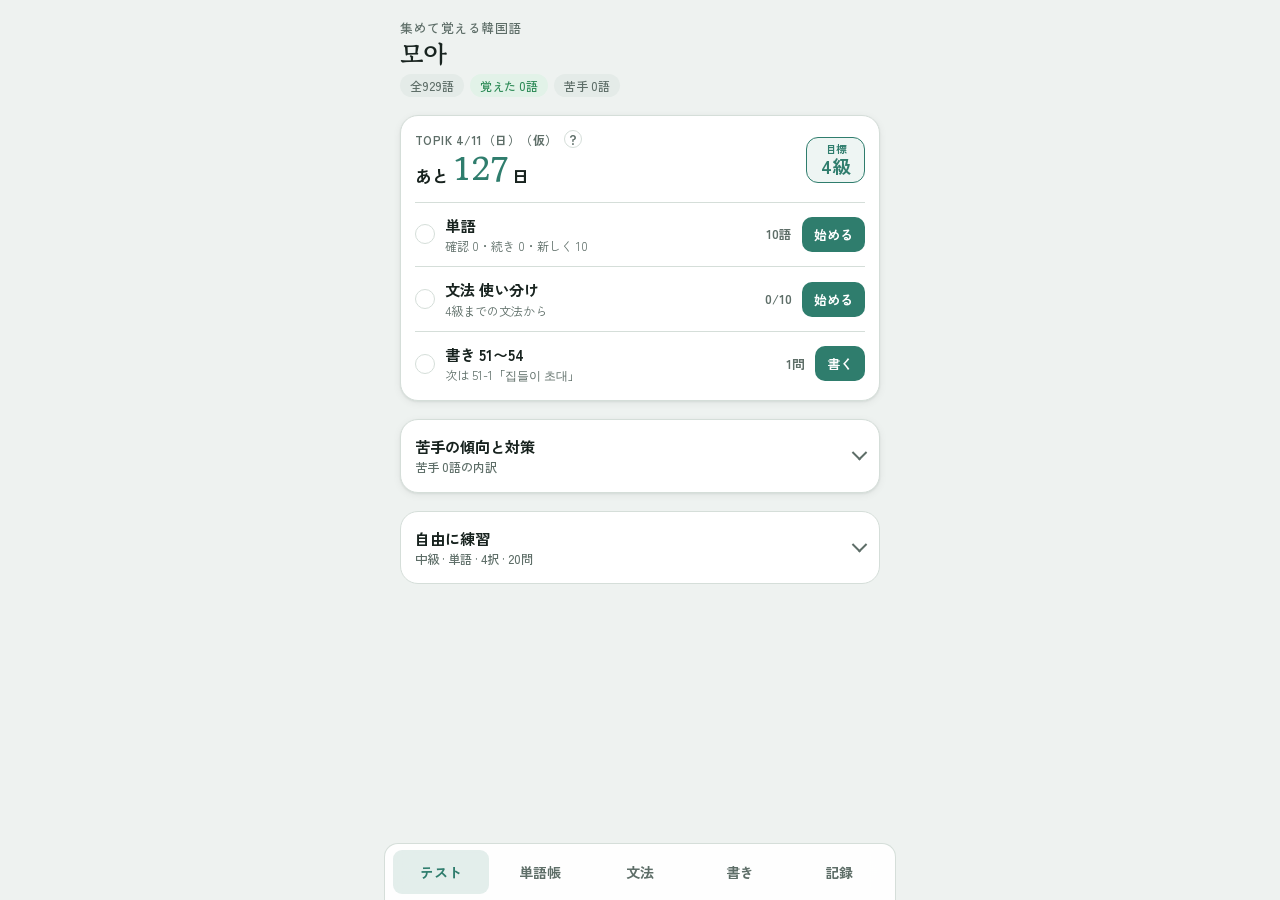
<file: index.html>
<!doctype html>
<html lang="ja">
<head>
<meta charset="utf-8">
<meta name="viewport" content="width=device-width,initial-scale=1,viewport-fit=cover">
<title>모아</title>
<meta name="robots" content="noindex, nofollow">
<meta name="description" content="TOPIKの単語・文法・書きを練習する自分用アプリ">
<meta name="theme-color" content="#EEF2F0" media="(prefers-color-scheme: light)">
<meta name="theme-color" content="#111816" media="(prefers-color-scheme: dark)">
<link rel="manifest" href="manifest.webmanifest">
<link rel="icon" type="image/png" sizes="32x32" href="icons/favicon-32.png">
<link rel="icon" type="image/png" sizes="192x192" href="icons/icon-192.png">
<link rel="apple-touch-icon" href="icons/apple-touch-icon.png">
<meta name="apple-mobile-web-app-capable" content="yes">
<meta name="mobile-web-app-capable" content="yes">
<meta name="apple-mobile-web-app-title" content="모아">
<meta name="apple-mobile-web-app-status-bar-style" content="default">
<link rel="preconnect" href="https://fonts.googleapis.com">
<link rel="preconnect" href="https://fonts.gstatic.com" crossorigin>
<link rel="stylesheet" href="https://fonts.googleapis.com/css2?family=Gowun+Batang:wght@400;700&family=Zen+Kaku+Gothic+New:wght@400;500;700&display=swap">
<style>:root{color-scheme:light;box-sizing:border-box;padding-top:env(safe-area-inset-top,0px);padding-bottom:env(safe-area-inset-bottom,0px)}html{scroll-padding-top:env(safe-area-inset-top,0px)}body{margin:0;padding:0;font:14px -apple-system,BlinkMacSystemFont,sans-serif;background:#fff;color:#000}img{max-width:100%}[hidden]:not([hidden=until-found i]){display:none!important}</style>
<link rel="stylesheet" href="css/style.css">
</head>
<body>

<div class="wrap" id="app"></div>

<script src="data/words.js"></script>
<script src="data/grammar.js"></script>
<script src="data/writing.js"></script>
<script src="js/tips.js"></script>
<script src="js/state.js"></script>
<script src="js/common.js"></script>
<script src="js/quiz.js"></script>
<script src="js/write51.js"></script>
<script src="js/gram.js"></script>
<script src="js/menu.js"></script>
<script src="js/write53-54.js"></script>
<script src="js/book.js"></script>
<script src="js/log.js"></script>
<script src="js/backup.js"></script>
<script src="js/main.js"></script>
</body>
</html>
</file>
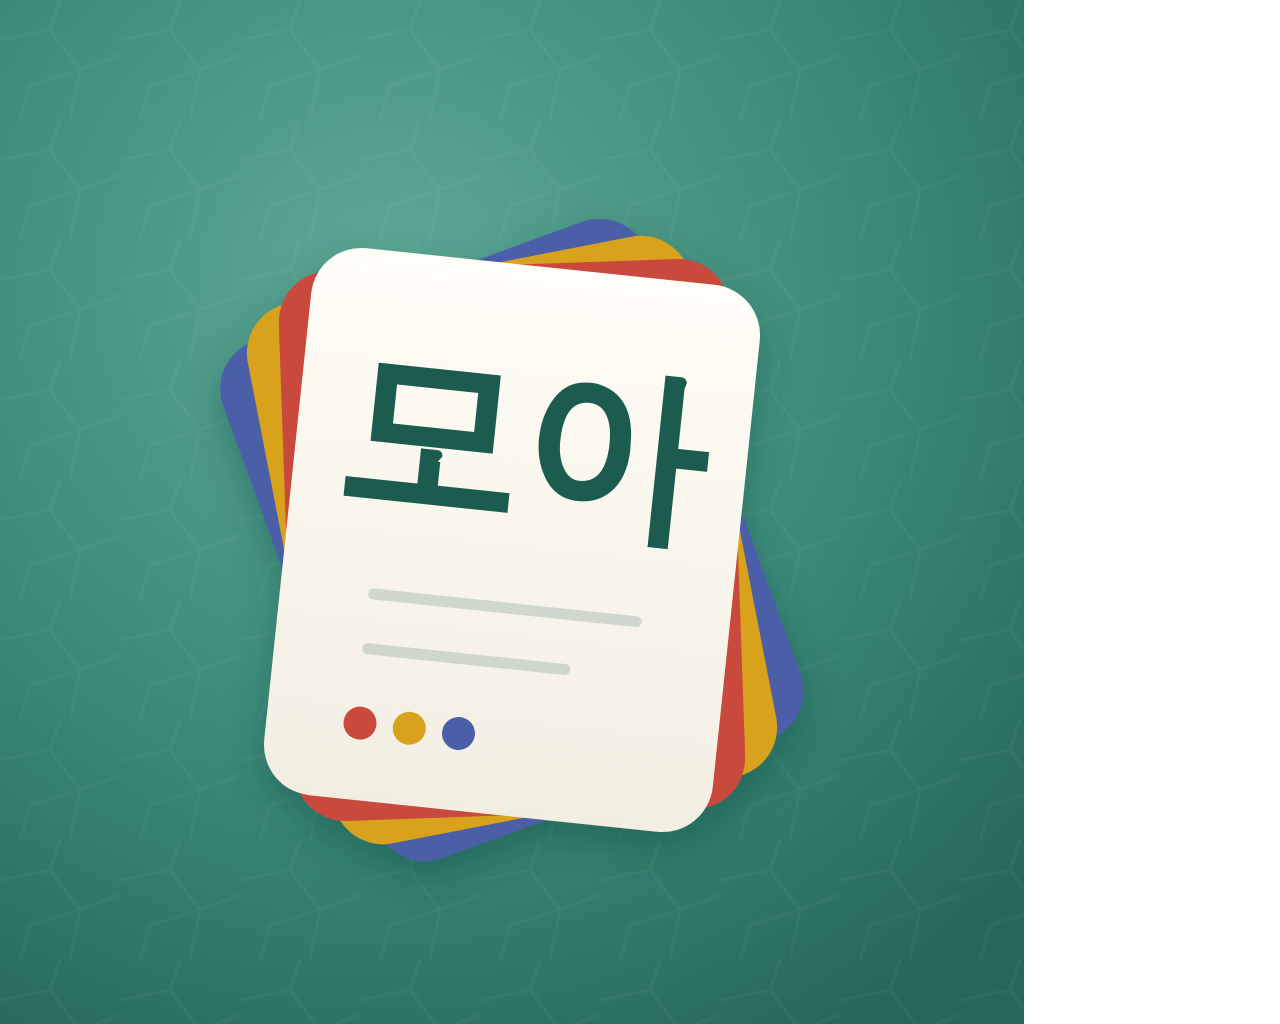
<file: icons/icon-source.html>
<!doctype html><html><head><meta charset="utf-8"><style>
html,body{margin:0;background:transparent}
svg{display:block}
</style></head><body>
<svg id="ic" width="1024" height="1024" viewBox="0 0 1024 1024" xmlns="http://www.w3.org/2000/svg">
  <defs>
    <radialGradient id="bg" cx="38%" cy="28%" r="85%">
      <stop offset="0" stop-color="#5FA898"/>
      <stop offset=".55" stop-color="#3B8A79"/>
      <stop offset="1" stop-color="#25685A"/>
    </radialGradient>
    <linearGradient id="paper" x1="0" y1="0" x2="0" y2="1">
      <stop offset="0" stop-color="#FFFDF7"/>
      <stop offset="1" stop-color="#F3EEE2"/>
    </linearGradient>
    <filter id="sh" x="-20%" y="-20%" width="140%" height="150%">
      <feDropShadow dx="0" dy="14" stdDeviation="18" flood-color="#0E3A31" flood-opacity=".35"/>
    </filter>
    <pattern id="crackle" width="120" height="120" patternUnits="userSpaceOnUse">
      <path d="M0 40 L50 30 L80 70 L120 55 M50 30 L60 0 M80 70 L70 120 M20 120 L30 85 L80 70" fill="none" stroke="#ffffff" stroke-opacity=".035" stroke-width="3"/>
    </pattern>
  </defs>
  <rect width="1024" height="1024" fill="url(#bg)"/>
  <rect width="1024" height="1024" fill="url(#crackle)"/>
  <!-- fanned cards: A (vermilion), B (mustard), 追加 (indigo) -->
  <g transform="translate(512 540) scale(1.1)" filter="url(#sh)">
    <g transform="rotate(-20)"><rect x="-205" y="-250" width="410" height="500" rx="46" fill="#4B5FA8"/></g>
    <g transform="rotate(-11)"><rect x="-205" y="-250" width="410" height="500" rx="46" fill="#D9A21E"/></g>
    <g transform="rotate(-2)"><rect x="-205" y="-250" width="410" height="500" rx="46" fill="#C9483C"/></g>
    <g transform="rotate(6)">
      <rect x="-205" y="-250" width="410" height="500" rx="46" fill="url(#paper)"/>
      <text x="0" y="-30" text-anchor="middle" font-family="Noto Serif CJK KR" font-weight="700" font-size="168" fill="#1F5C4F" letter-spacing="0">모아</text>
      <line x1="-120" y1="62" x2="120" y2="62" stroke="#1F5C4F" stroke-opacity=".18" stroke-width="10" stroke-linecap="round"/>
      <line x1="-120" y1="112" x2="60" y2="112" stroke="#1F5C4F" stroke-opacity=".18" stroke-width="10" stroke-linecap="round"/>
      <circle cx="-120" cy="180" r="15" fill="#C9483C"/>
      <circle cx="-75" cy="180" r="15" fill="#D9A21E"/>
      <circle cx="-30" cy="180" r="15" fill="#4B5FA8"/>
    </g>
  </g>
</svg></body></html>
</file>
<file: css/style.css>
/* 모아 の見た目 */
/* Layout: one narrow column app with two tabs (テスト / 単語帳). Celadon (청자) accent; A=vermilion, B=mustard, 追加=indigo set markers */
:root{
  --bg:#EEF2F0; --surface:#FFFFFF; --sunk:#E4EBE8; --fg:#18231F; --muted:#5E6E68; --line:#D5DED9;
  --accent:#2F7D6D; --accent-ink:#FFFFFF; --a:#C2453A; --b:#B8860B; --c:#4B5FA8; --c2:#9B4F8A; --c3:#2F7FA6; --d:#5E8C31; --m:#7A4FB0; --l:#C8651B;
  --ok:#2E8B57; --ng:#C2453A; --ok-bg:#E2F2E8; --ng-bg:#F8E3E0; --tip-bg:#EAF3F0;
  --obj:#F6C9B8; --obj-line:#C2553A;
  --seg-on:#FFFFFF; --shadow:0 1px 2px rgb(24 35 31 / .08), 0 2px 8px rgb(24 35 31 / .06);
  --ko:"Gowun Batang","Noto Serif KR","Apple SD Gothic Neo",serif;
  --jp:"Zen Kaku Gothic New","Hiragino Sans","Noto Sans JP",system-ui,sans-serif;
}
@media (prefers-color-scheme:dark){:root:not([data-theme="light"]){
  --bg:#111816; --surface:#1A2421; --sunk:#151E1B; --fg:#E6EEEA; --muted:#93A59E; --line:#2C3A36;
  --accent:#5FB8A5; --accent-ink:#0E1513; --a:#E8786C; --b:#E0B44A; --c:#97A8E8; --c2:#D79BCB; --c3:#8CC3E6; --d:#9CCB6B; --m:#B79BE8; --l:#EFA060;
  --ok:#6FCF97; --ng:#EF8A7E; --ok-bg:#1D3326; --ng-bg:#3A2220; --tip-bg:#1C2D29; --seg-on:#2B3A36; --shadow:0 1px 2px rgb(0 0 0 / .3); --obj:#5E3328; --obj-line:#F09A7E; color-scheme:dark}}
:root[data-theme="dark"]{
  --bg:#111816; --surface:#1A2421; --sunk:#151E1B; --fg:#E6EEEA; --muted:#93A59E; --line:#2C3A36;
  --accent:#5FB8A5; --accent-ink:#0E1513; --a:#E8786C; --b:#E0B44A; --c:#97A8E8; --c2:#D79BCB; --c3:#8CC3E6; --d:#9CCB6B; --m:#B79BE8; --l:#EFA060;
  --ok:#6FCF97; --ng:#EF8A7E; --ok-bg:#1D3326; --ng-bg:#3A2220; --tip-bg:#1C2D29; --seg-on:#2B3A36; --shadow:0 1px 2px rgb(0 0 0 / .3); --obj:#5E3328; --obj-line:#F09A7E; color-scheme:dark}
body{background:var(--bg);color:var(--fg);font-family:var(--jp);font-size:15px;line-height:1.6;padding-inline:16px}
.wrap{max-width:480px;margin:0 auto;padding-block:20px 24px;display:flex;flex-direction:column;gap:18px}
h1{font-family:var(--jp);font-weight:700;font-size:1.45rem;margin:0;text-wrap:balance;letter-spacing:.01em;line-height:1.3}
.hd{display:flex;flex-direction:column;gap:4px}
.hd-sub{margin:0;display:flex;gap:6px;flex-wrap:wrap}
.hd-sub span{font-size:.75rem;font-weight:500;color:var(--muted);background:var(--sunk);border-radius:99px;padding:2px 10px;font-variant-numeric:tabular-nums}
.hd-sub span.is-weak{color:var(--ng);background:var(--ng-bg)}
h1.ko{font-family:var(--ko);font-size:1.6rem}
h1 small{display:block;font-family:var(--jp);font-weight:500;font-size:.8rem;color:var(--muted);letter-spacing:.04em}
/* タブ：画面の下に固定（親指で届くように） */
:root{--tabh:60px}
.undo{display:block;margin:10px auto 0;font-size:.82rem;color:var(--muted)}
.tabs{display:grid;grid-template-columns:repeat(5,minmax(0,1fr));gap:4px;position:fixed;z-index:20;left:0;right:0;bottom:0;margin:0 auto;max-width:512px;box-sizing:border-box;padding:6px 8px calc(6px + env(safe-area-inset-bottom,0px));background:color-mix(in srgb,var(--surface) 92%,transparent);-webkit-backdrop-filter:blur(12px);backdrop-filter:blur(12px);border-top:1px solid var(--line)}
@media (min-width:513px){.tabs{border:1px solid var(--line);border-bottom:0;border-radius:14px 14px 0 0}}
body:has(.tabs) .wrap{padding-bottom:calc(var(--tabh) + 24px + env(safe-area-inset-bottom,0px))}
body:has(.tabs) .startbar{bottom:calc(var(--tabh) + env(safe-area-inset-bottom,0px));padding-bottom:14px}
.tabs button{font:inherit;font-weight:700;border:0;background:transparent;color:var(--muted);padding:9px;border-radius:9px;cursor:pointer}
.tabs button[aria-selected="true"]{background:color-mix(in srgb,var(--accent) 13%,transparent);color:var(--accent)}
.tabs button{white-space:nowrap;font-size:.88rem;padding:10px 2px;min-height:44px}
.label{font-size:.72rem;font-weight:700;letter-spacing:.08em;color:var(--muted);margin-bottom:7px}
.group{display:flex;flex-direction:column}
.seg button{font:inherit;cursor:pointer;color:var(--fg);transition:background-color .15s,color .15s,box-shadow .15s}
.seg button:disabled{opacity:.38;cursor:not-allowed}
/* 出題範囲：タイル */
.seg.tiles{display:grid;grid-template-columns:repeat(3,minmax(0,1fr));gap:8px}
.seg.tiles button{font-weight:700;padding:11px 8px 10px;border-radius:12px;border:1px solid var(--line);background:var(--surface);display:flex;flex-direction:column;align-items:center;gap:1px;line-height:1.3}
.seg.tiles button small{font-size:.72rem;font-weight:500;color:var(--muted);font-variant-numeric:tabular-nums}
.seg.tiles button[aria-pressed="true"]{background:var(--accent);border-color:var(--accent);color:var(--accent-ink);box-shadow:var(--shadow)}
.seg.tiles button[aria-pressed="true"] small{color:var(--accent-ink);opacity:.8}
.seg.tiles button[aria-pressed="true"] .dot{box-shadow:0 0 0 2px var(--accent-ink)}
/* 出題範囲：リスト */
.seg.srcs{display:flex;flex-direction:column;background:var(--surface);border:1px solid var(--line);border-radius:14px;overflow:hidden}
.srow{display:grid;grid-template-columns:auto minmax(0,1fr) auto auto;align-items:center;gap:10px;padding:12px 14px;border:0;background:transparent;text-align:left;font-weight:700;font-size:.98rem}
.srow+.srow{border-top:1px solid var(--line)}
.srow .dot{margin:0}
.srow .sn{overflow:hidden;text-overflow:ellipsis;white-space:nowrap;font-weight:500}
.srow[aria-pressed="true"] .sn{font-weight:700}
.srow .sc{font-size:.8rem;font-weight:500;color:var(--muted);font-variant-numeric:tabular-nums}
.srow .ck{width:20px;height:20px;border-radius:50%;border:1.5px solid var(--line);box-sizing:border-box}
.srow[aria-pressed="true"]{background:color-mix(in srgb,var(--accent) 9%,var(--surface))}
.srow[aria-pressed="true"] .ck{border:0;background:var(--accent);box-shadow:inset 0 0 0 5px color-mix(in srgb,var(--accent) 9%,var(--surface))}
.seg.quick{margin-top:8px}
.seg.quick button small{font-weight:500;font-size:.72rem;opacity:.75;margin-left:5px;font-variant-numeric:tabular-nums}
.srow{grid-template-columns:auto minmax(0,1fr) auto auto;row-gap:6px}
.srow .sbar{grid-column:2 / 4;height:3px;border-radius:99px;background:var(--sunk);overflow:hidden}
.srow .sbar i{display:block;height:100%;background:var(--ok)}
.srow .lvt{font-size:.66rem;font-weight:700;margin-left:6px;padding:0 6px;border-radius:5px;color:var(--m);border:1px solid var(--m);vertical-align:1px}
.srow .lvt.beg{color:var(--muted);border-color:var(--line)}
.srow .sdone{font-size:.72rem;font-weight:700;color:var(--ok);margin-right:8px}
.hd-sub span.is-done{color:var(--ok);background:var(--ok-bg)}
.stk{display:inline-flex;gap:3px;align-items:center;margin-left:8px;vertical-align:1px}
.stk i{width:7px;height:7px;border-radius:50%;background:var(--line);transition:background-color .2s}
.stk i.on{background:var(--ok)}
.stk.reset i{background:color-mix(in srgb,var(--ng) 35%,var(--line))}
.stk.done{font-size:.68rem;font-weight:700;color:var(--ok);background:var(--ok-bg);border-radius:99px;padding:1px 8px;letter-spacing:.04em}
.stk.pop{animation:pop .5s ease}
.stk small{font-size:.66rem;font-weight:500;color:var(--muted);margin-left:5px;letter-spacing:0}
.stk.due,.dueb{font-style:normal;font-size:.68rem;font-weight:700;color:var(--b);background:color-mix(in srgb,var(--b) 15%,var(--surface));border-radius:99px;padding:1px 8px;white-space:nowrap}
.hd-sub span.is-due{color:var(--b);background:color-mix(in srgb,var(--b) 15%,var(--surface))}
@keyframes pop{0%{transform:scale(.6)}60%{transform:scale(1.25)}100%{transform:scale(1)}}
.doneb{font-style:normal;font-size:.7rem;font-weight:700;color:var(--ok);background:var(--ok-bg);border-radius:99px;padding:1px 8px;white-space:nowrap}
.mrow{display:flex;align-items:center;gap:8px;flex-wrap:wrap;font-size:.82rem;color:var(--muted)}
.mrow .stk{margin-left:0}
.mrow .del{margin-left:auto}
.donechips{display:flex;flex-wrap:wrap;gap:6px}
.donechips span{background:var(--ok-bg);color:var(--ok);border-radius:10px;padding:4px 10px;font-size:.82rem}
.donechips b{font-family:var(--ko);font-size:.98rem;margin-right:6px}
[hidden]{display:none!important}
.trend .trows{display:flex;flex-direction:column;border-top:1px solid var(--line)}
.trow{font:inherit;color:var(--fg);display:grid;grid-template-columns:minmax(0,1fr) auto auto;gap:2px 10px;align-items:center;text-align:left;border:0;border-bottom:1px solid var(--line);background:transparent;padding:10px 4px;cursor:pointer}
.trow:last-child{border-bottom:0}
.trow b{font-size:.95rem}
.trow .tn{font-size:.82rem;font-weight:700;color:var(--ng);font-variant-numeric:tabular-nums}
.trow small{grid-column:1 / 3;font-size:.76rem;color:var(--muted)}
.trow .ck{grid-row:1 / 3;grid-column:3;width:20px;height:20px;border-radius:50%;border:1.5px solid var(--line);box-sizing:border-box}
.trow[aria-pressed="true"]{background:color-mix(in srgb,var(--accent) 9%,var(--surface));border-radius:10px}
.trow[aria-pressed="true"] .ck{border:0;background:var(--accent);box-shadow:inset 0 0 0 5px color-mix(in srgb,var(--accent) 9%,var(--surface))}
.thint{margin:0;font-size:.76rem;color:var(--muted)}
.udt{width:100%;border-collapse:collapse;margin:6px 0 8px;font-size:.84rem}
.udt th,.udt td{border-bottom:1px solid color-mix(in srgb,var(--accent) 18%,transparent);padding:6px 4px;text-align:left;vertical-align:middle}
.udt tbody tr:last-child th,.udt tbody tr:last-child td{border-bottom:0}
.udt thead th{font-size:.76rem;color:var(--muted);font-weight:700;white-space:nowrap}
.udt thead th svg{vertical-align:-2px;margin-right:4px}
.udt thead .up{color:var(--ok)} .udt thead .dn{color:var(--ng)}
.udt tbody th{font-weight:700;font-size:.8rem;line-height:1.35;white-space:nowrap;width:1%;padding-right:10px}
.udt tbody th small{display:block;font-weight:500;color:var(--muted);font-size:.7rem}
.udt td span{display:inline-block;font-family:var(--ko);font-weight:700;font-size:.92rem;margin:1px 6px 1px 0;padding:0 4px;border-radius:6px}
.udt td span.off{color:var(--muted);font-weight:400}
.udt td span.on{background:var(--accent);color:var(--accent-ink)}
.udp{margin:0;font-size:.8rem;line-height:1.6}
.hjl,.col{list-style:none;margin:6px 0 0;padding:0;display:flex;flex-direction:column;gap:4px}
.hjl li{font-size:.84rem}
.hjo{color:var(--muted)}
.col li{display:flex;gap:10px;flex-wrap:wrap}
.col li span{color:var(--muted)}
.tlsvg{width:100%;max-width:320px;height:auto;display:block;margin:4px 0 6px}
/* 絵で見る */
.pics{display:grid;grid-template-columns:repeat(var(--n),minmax(0,1fr));gap:8px;margin-top:6px}
.pic{margin:0;background:var(--surface);border:1.5px solid var(--line);border-radius:10px;padding:6px 4px 8px;display:flex;flex-direction:column;align-items:center;gap:2px;min-width:0}
.pic svg{width:100%;max-width:130px;height:auto;display:block}
.pic figcaption{display:flex;flex-direction:column;align-items:center;text-align:center;line-height:1.35}
.pic b{font-family:var(--ko);font-size:1.02rem}
.pic span{font-size:.74rem;color:var(--fg)}
.pic small{font-family:var(--ko);font-size:.72rem;color:var(--muted);word-break:keep-all}
.pic.ok{border-color:var(--ok)} .pic.ng{border-color:var(--ng)}
/* 今日のメニュー */
.today{background:var(--surface);border:1px solid var(--line);border-radius:18px;padding:14px;display:flex;flex-direction:column;gap:12px;box-shadow:var(--shadow)}
.today .tdh{display:flex;align-items:center;justify-content:space-between;gap:12px}
.ex-l{display:flex;flex-direction:column}
.ex-l small{font-size:.75rem;font-weight:700;color:var(--muted);letter-spacing:.04em}
.dl{font-size:1.05rem;font-weight:700;line-height:1.2}
.dl span{font-family:var(--ko);font-size:2.1rem;color:var(--accent);margin:0 3px;font-variant-numeric:tabular-nums}
.dl.small{font-size:1.1rem}
.goal{font:inherit;display:flex;flex-direction:column;align-items:center;border:1.5px solid var(--accent);background:color-mix(in srgb,var(--accent) 8%,var(--surface));color:var(--accent);border-radius:12px;padding:5px 14px;cursor:pointer;line-height:1.2}
.goal small{font-size:.65rem;font-weight:700}
.goal b{font-size:1.15rem}
.goaledit{display:grid;gap:10px;border-top:1px solid var(--line);padding-top:12px}
.goaledit label{display:grid;gap:4px;font-size:.78rem;color:var(--muted);font-weight:500}
.goaledit input{font:inherit;color:var(--fg);background:var(--bg);border:1.5px solid var(--line);border-radius:10px;padding:8px 12px}
.primary.sm{padding:10px;font-size:.92rem}
.tasks{display:flex;flex-direction:column;border-top:1px solid var(--line)}
.task{display:grid;grid-template-columns:auto minmax(0,1fr) auto auto;gap:10px;align-items:center;padding:10px 0;border-bottom:1px solid var(--line)}
.task:last-child{border-bottom:0;padding-bottom:0}
.tck{width:20px;height:20px;border-radius:50%;border:1.5px solid var(--line);box-sizing:border-box}
.task.done .tck{border:0;background:var(--ok);box-shadow:inset 0 0 0 5px var(--ok-bg)}
.tt{display:flex;flex-direction:column;min-width:0}
.tt b{font-size:.95rem}
.tt small{font-size:.76rem;color:var(--muted);overflow:hidden;text-overflow:ellipsis;white-space:nowrap}
.task.done .tt b{color:var(--muted)}
.tr{font-size:.8rem;font-weight:700;color:var(--muted);font-variant-numeric:tabular-nums}
.task.done .tr{color:var(--ok)}
.tgo{font:inherit;font-size:.82rem;font-weight:700;border:0;border-radius:10px;padding:7px 12px;background:var(--accent);color:var(--accent-ink);cursor:pointer;white-space:nowrap}
.task.done .tgo{background:var(--sunk);color:var(--fg)}
.sech{font-size:.95rem;margin:6px 0 -6px;color:var(--fg)}
/* ホームの開閉できる見出し（自由に練習・苦手の傾向） */
.foldh{font:inherit;color:var(--fg);display:flex;align-items:center;gap:12px;width:100%;text-align:left;background:none;border:0;padding:0;cursor:pointer;list-style:none}
.foldh::-webkit-details-marker{display:none}
.foldh>span{flex:1;min-width:0;display:flex;flex-direction:column}
.foldh b{font-size:.95rem}
.foldh small{font-size:.76rem;color:var(--muted);font-weight:500}
.foldh i{flex:none;width:9px;height:9px;border-right:2px solid var(--muted);border-bottom:2px solid var(--muted);transform:rotate(45deg) translate(-2px,-2px);transition:transform .15s}
.foldh[aria-expanded="true"] i,details[open]>.foldh i{transform:rotate(-135deg) translate(-2px,-2px)}
.free{background:var(--surface);border:1px solid var(--line);border-radius:18px;padding:14px;display:flex;flex-direction:column}
.free-b{display:flex;flex-direction:column;gap:18px;margin-top:14px}
.free .startbar{margin-inline:-15px;margin-bottom:-15px;border-radius:0 0 18px 18px;background:linear-gradient(to top,var(--surface) 72%,color-mix(in srgb,var(--surface) 0%,transparent))}
.trend:not([open]){gap:0}
.infobtn{font:inherit;font-size:.7rem;font-weight:700;width:18px;height:18px;line-height:16px;margin-left:6px;padding:0;border-radius:50%;border:1.5px solid var(--line);background:transparent;color:var(--muted);cursor:pointer;vertical-align:1px}
.infobtn[aria-expanded="true"]{background:var(--sunk);color:var(--fg)}
.tinfo-b{display:flex;flex-direction:column;gap:8px}
/* 設定：セグメント */
.settings{display:flex;flex-direction:column;gap:14px;background:var(--surface);border:1px solid var(--line);border-radius:16px;padding:14px}
.seg.pills{display:flex;background:var(--sunk);border-radius:11px;padding:3px;gap:2px}
.seg.pills button{flex:1 1 0;min-width:0;border:0;background:transparent;border-radius:9px;padding:8px 4px;font-size:.88rem;font-weight:500;color:var(--muted);white-space:nowrap;overflow:hidden;text-overflow:ellipsis}
.seg.pills button[aria-pressed="true"]{background:var(--seg-on);color:var(--fg);font-weight:700;box-shadow:var(--shadow)}
.seg.chipset{display:flex;flex-wrap:wrap;gap:6px}
.seg.chipset button{font-size:.82rem;font-weight:500;padding:6px 12px;border-radius:99px;border:1px solid var(--line);background:var(--surface)}
.seg.chipset button[aria-pressed="true"]{background:var(--accent);border-color:var(--accent);color:var(--accent-ink);font-weight:700}
.mode-hint{border-top:1px solid var(--line);padding-top:12px}
/* はじめる（下に固定） */
.startbar{position:sticky;bottom:0;margin-inline:-16px;padding:14px 16px calc(14px + env(safe-area-inset-bottom,0px));background:linear-gradient(to top,var(--bg) 72%,color-mix(in srgb,var(--bg) 0%,transparent));display:flex;flex-direction:column;gap:6px;z-index:2}
.startbar .status:empty{display:none}
.startbar .primary{display:flex;flex-direction:column;align-items:center;gap:1px;padding:11px 14px;box-shadow:0 6px 18px color-mix(in srgb,var(--accent) 30%,transparent)}
.startbar .primary span{font-size:1.02rem}
.startbar .primary small{font-size:.74rem;font-weight:500;opacity:.85}
.dot{display:inline-block;width:8px;height:8px;border-radius:50%;margin-right:5px;vertical-align:1px;flex:none}
.dot.A{background:var(--a)} .dot.B{background:var(--b)} .dot.D{background:var(--d)} .dot.M{background:var(--m)} .dot.L{background:var(--l)} .dot.C,.dot.C0{background:var(--c)} .dot.C1{background:var(--c2)} .dot.C2{background:var(--c3)}
.primary{font:inherit;font-weight:700;font-size:1rem;padding:14px;border-radius:14px;border:0;background:var(--accent);color:var(--accent-ink);cursor:pointer;width:100%}
.primary:disabled{opacity:.5;cursor:not-allowed}
.ghost{font:inherit;font-weight:500;padding:12px;border-radius:12px;border:1.5px solid var(--line);background:transparent;color:var(--fg);cursor:pointer;width:100%}
button:focus-visible,input:focus-visible,textarea:focus-visible,summary:focus-visible{outline:3px solid color-mix(in srgb,var(--accent) 60%,transparent);outline-offset:2px}
.topbar{display:flex;align-items:center;gap:12px}
.topbar .quit{font:inherit;background:none;border:0;color:var(--muted);cursor:pointer;padding:4px 0;font-size:.85rem}
.bar{flex:1;height:6px;background:var(--line);border-radius:99px;overflow:hidden}
.bar i{display:block;height:100%;background:var(--accent);transition:width .25s}
.count{font-size:.8rem;color:var(--muted);font-variant-numeric:tabular-nums;min-width:3.5em;text-align:right}
.card{background:var(--surface);border:1px solid var(--line);border-radius:18px;padding:30px 20px 22px;display:flex;flex-direction:column;align-items:center;gap:10px;min-height:220px;justify-content:center;position:relative}
.tag{position:absolute;top:12px;left:14px;font-size:.7rem;font-weight:700;letter-spacing:.06em;color:var(--muted)}
.speak{font:inherit;background:none;border:0;color:var(--muted);cursor:pointer;padding:6px 8px;font-size:1rem;line-height:1}
.card .speak{position:absolute;top:8px;right:8px}
.q{font-size:2.6rem;font-weight:700;text-align:center;line-height:1.25;overflow-wrap:anywhere}
.q.ko{font-family:var(--ko)} .q.jp{font-family:var(--jp);font-size:1.7rem}
.ans{font-size:1.25rem;text-align:center}
.ans.ko{font-family:var(--ko);font-size:1.8rem;font-weight:700}
.ex{font-size:.88rem;color:var(--muted);text-align:center;margin:0}
.ex b{font-family:var(--ko);font-weight:700;color:var(--fg);font-size:.98rem}
.row{display:grid;grid-template-columns:1fr 1fr;gap:10px}
.btn-ok,.btn-ng{font:inherit;font-weight:700;padding:14px;border-radius:12px;cursor:pointer;border:1.5px solid}
.btn-ok{background:var(--ok-bg);color:var(--ok);border-color:var(--ok)}
.btn-ng{background:var(--ng-bg);color:var(--ng);border-color:var(--ng)}
.choices{display:flex;flex-direction:column;gap:8px}
.choices button{font:inherit;text-align:left;padding:13px 14px;border-radius:12px;border:1.5px solid var(--line);background:var(--surface);color:var(--fg);cursor:pointer}
.choices.ko button{font-family:var(--ko);font-size:1.15rem;font-weight:700}
.choices button.right{background:var(--ok-bg);border-color:var(--ok);color:var(--ok)}
.choices button.wrong{background:var(--ng-bg);border-color:var(--ng);color:var(--ng)}
.choices button:disabled{cursor:default}
.confused{margin:0;font-size:.85rem;color:var(--ng);text-align:center}
.confused b{font-family:var(--ko);font-size:1rem}
.tip{background:var(--tip-bg);border-radius:12px;padding:10px 14px;font-size:.88rem;line-height:1.55}
.tip b{font-family:var(--ko)}
.tip .tl{font-size:.7rem;font-weight:700;letter-spacing:.08em;color:var(--accent);display:block;margin-bottom:2px}
.score{font-family:var(--ko);font-size:3rem;font-weight:700;text-align:center;line-height:1;font-variant-numeric:tabular-nums}
.score small{font-size:1.1rem;color:var(--muted)}
.sub{text-align:center;color:var(--muted);font-size:.9rem;margin:0}
.miss{background:var(--surface);border:1px solid var(--line);border-radius:14px;overflow:hidden}
.miss div{display:grid;grid-template-columns:auto 1fr;gap:12px;padding:10px 14px;border-top:1px solid var(--line);align-items:baseline}
.miss div:first-child{border-top:0}
.miss b{font-family:var(--ko);font-size:1.1rem}
.miss span{color:var(--muted);font-size:.9rem;min-width:0}
.miss em{display:block;font-style:normal;font-size:.8rem;color:var(--ng)}
.hint{font-size:.8rem;color:var(--muted);margin:0}
.bkrow{display:grid;grid-template-columns:1fr 1fr;gap:8px}
.bkrow .ghost{padding:10px;font-size:.92rem}
.bkta{font:12px ui-monospace,Menlo,monospace;color:var(--fg);background:var(--bg);border:1.5px solid var(--line);border-radius:10px;padding:8px;min-height:90px;width:100%;box-sizing:border-box;resize:vertical}
.bkin summary{cursor:pointer;font-size:.88rem;font-weight:700;color:var(--muted)}
.bkin-b{display:flex;flex-direction:column;gap:8px;margin-top:10px}
.snaplist{display:flex;flex-direction:column;border:1px solid var(--line);border-radius:12px}
.snap{display:flex;align-items:center;gap:10px;padding:10px 12px;border-top:1px solid var(--line)}
.snap:first-child{border-top:0}
.snap>div{flex:1;min-width:0;display:flex;flex-wrap:wrap;align-items:baseline;gap:2px 8px}
.snap b{font-size:.88rem;font-variant-numeric:tabular-nums}
.snap em{font-style:normal;font-size:.72rem;color:var(--muted);border:1px solid var(--line);border-radius:6px;padding:0 5px}
.snap small{flex-basis:100%;font-size:.76rem;color:var(--muted)}
.snap .ghost{flex:none;width:auto;padding:6px 10px;font-size:.8rem;white-space:nowrap}
.keep b{color:var(--fg)}
.bkfile{display:block;text-align:center;box-sizing:border-box}
#bk-st:empty{display:none}
#bk-st.ng{color:var(--ng)}
#bk-promote{padding:10px;font-size:.92rem}
#bk-promote .bkn{font-size:.75rem;color:var(--muted);margin-left:6px}
.bknudge{display:grid;grid-template-columns:minmax(0,1fr) auto;gap:6px 12px;align-items:center;background:color-mix(in srgb,var(--b) 14%,var(--surface));border:1px solid color-mix(in srgb,var(--b) 45%,var(--line));border-radius:14px;padding:12px 14px}
.bknudge div{display:flex;flex-direction:column;min-width:0}
.bknudge b{font-size:.9rem}
.bknudge small{font-size:.76rem;color:var(--muted)}
.bknudge .linkbtn{grid-column:1 / -1;justify-self:end}
.linkbtn{font:inherit;background:none;border:0;color:var(--muted);text-decoration:underline;cursor:pointer;padding:0;font-size:.8rem}
/* 単語帳 */
.search{display:flex;gap:8px}
.search input{flex:1;min-width:0;font:inherit;padding:11px 14px;border-radius:12px;border:1.5px solid var(--line);background:var(--surface);color:var(--fg)}
.chips{display:flex;gap:6px;flex-wrap:wrap}
.chips button{font:inherit;font-size:.82rem;font-weight:500;padding:6px 12px;border-radius:99px;border:1.5px solid var(--line);background:var(--surface);color:var(--fg);cursor:pointer;font-variant-numeric:tabular-nums}
.chips button[aria-pressed="true"]{border-color:var(--accent);background:color-mix(in srgb,var(--accent) 12%,var(--surface))}
.list{background:var(--surface);border:1px solid var(--line);border-radius:14px;overflow:hidden}
.list details{border-top:1px solid var(--line)}
.list details:first-child{border-top:0}
.list summary{list-style:none;display:grid;grid-template-columns:auto minmax(0,1fr) auto;gap:12px;align-items:baseline;padding:11px 14px;cursor:pointer}
.list summary::-webkit-details-marker{display:none}
.list summary b{font-family:var(--ko);font-size:1.15rem;display:flex;align-items:baseline}
.list summary span{color:var(--muted);font-size:.9rem;overflow:hidden;text-overflow:ellipsis;white-space:nowrap}
.list details[open] summary span{white-space:normal}
.weakb{font-size:.7rem;font-weight:700;color:var(--ng);background:var(--ng-bg);border-radius:99px;padding:1px 8px;white-space:nowrap}
.weakb.rp{color:var(--ng-bg);background:var(--ng)}
.trow.rw b{color:var(--ng)}
.wkst{margin:0;font-size:.82rem;color:var(--muted)}
.wkst b{color:var(--ng)}
.wkst i{font-style:normal;display:inline-flex;gap:3px;margin-left:6px;vertical-align:1px}
.wkst i span{width:7px;height:7px;border-radius:50%;background:var(--line)}
.wkst i span.on{background:var(--ok)}
.entry{padding:2px 14px 14px;display:flex;flex-direction:column;gap:10px}
.entry .exrow{display:flex;gap:6px;align-items:flex-start}
.entry .exrow div{min-width:0}
.entry .exk{font-family:var(--ko);font-size:1.02rem}
.entry .exj{font-size:.85rem;color:var(--muted)}
.sim{display:flex;flex-wrap:wrap;gap:6px;align-items:center}
.sim .l{font-size:.72rem;font-weight:700;letter-spacing:.06em;color:var(--muted);margin-right:2px}
.sim button{font:inherit;font-size:.85rem;border:1px solid var(--line);background:var(--bg);color:var(--fg);border-radius:8px;padding:3px 9px;cursor:pointer}
.sim button b{font-family:var(--ko)}
.empty{padding:22px 14px;text-align:center;color:var(--muted);font-size:.9rem}
.addbox{background:var(--surface);border:1px solid var(--line);border-radius:14px}
.addbox summary{padding:12px 14px;font-weight:700;cursor:pointer;color:var(--accent)}
.addin{padding:0 14px 14px;display:flex;flex-direction:column;gap:12px}
.addform{display:grid;gap:10px}
.addbox label{display:grid;gap:4px;font-size:.78rem;color:var(--muted);font-weight:500;min-width:0}
.addbox label.chk{display:flex;align-items:center;gap:8px;font-size:.85rem;color:var(--fg)}
.addbox input:not([type=checkbox]),.addbox textarea{font:inherit;color:var(--fg);background:var(--bg);border:1.5px solid var(--line);border-radius:10px;padding:9px 12px;width:100%;box-sizing:border-box;resize:vertical}
.addbox input.ko,.addbox textarea.ko{font-family:var(--ko);font-size:1.05rem}
.addbox .two{display:grid;grid-template-columns:1fr 1fr;gap:10px}
.ghost.sm{padding:8px;font-size:.85rem}
.pv-h{font-size:.8rem;font-weight:700;color:var(--muted);margin:4px 0 6px}
.plist{border:1px solid var(--line);border-radius:12px;max-height:340px;overflow:auto;margin-bottom:10px}
.prow{display:grid!important;grid-template-columns:auto auto minmax(0,1fr) auto;gap:10px!important;align-items:baseline;padding:9px 12px;border-top:1px solid var(--line);font-size:.9rem!important;color:var(--fg)!important}
.prow:first-child{border-top:0}
.prow b{font-family:var(--ko);font-size:1.02rem}
.prow span{min-width:0}
.prow small{display:block;color:var(--muted);font-family:var(--ko);font-size:.8rem;overflow:hidden;text-overflow:ellipsis;white-space:nowrap}
.prow em{font-style:normal;font-size:.72rem;color:var(--muted);white-space:nowrap}
.prow.off{opacity:.55}
.status{font-size:.82rem;margin:0;min-height:1.2em;color:var(--muted)}
.status.err{color:var(--ng)}
.del{font:inherit;font-size:.8rem;align-self:flex-start;background:none;border:1px solid var(--line);color:var(--muted);border-radius:8px;padding:4px 10px;cursor:pointer}
.del.arm{border-color:var(--ng);color:var(--ng);background:var(--ng-bg)}
.note{font-size:.88rem;line-height:1.55}
/* 穴埋め */
.card.cloze{padding-top:38px}
.sent{font-family:var(--ko);font-size:1.45rem;line-height:1.7;text-align:center;overflow-wrap:anywhere;text-wrap:balance}
.blank{display:inline-block;min-width:3.2em;border-bottom:2.5px solid var(--accent);margin:0 .15em;color:var(--muted);font-family:var(--jp);font-size:.62em;font-weight:500;letter-spacing:.06em;line-height:1.5;vertical-align:.15em;text-align:center}
.fill{color:var(--accent);border-bottom:2.5px solid var(--accent)}
.sent-j{margin:0;font-size:.88rem;color:var(--muted);text-align:center}
.ans small{display:block;font-family:var(--jp);font-weight:400;font-size:.9rem;color:var(--muted)}
.cform{display:flex;align-items:baseline;gap:8px;font-family:var(--ko);font-size:1rem;color:var(--muted)}
.cform span{font-family:var(--jp);font-size:.95rem;font-weight:700;color:var(--accent);background:color-mix(in srgb,var(--accent) 12%,var(--surface));border-radius:8px;padding:2px 10px}
.inline-ko{font-family:var(--ko);color:var(--fg)}
/* 書いて答える */
.typer{display:grid;grid-template-columns:minmax(0,1fr) auto;gap:8px}
.typer input{font-family:var(--ko);font-size:1.3rem;font-weight:700;color:var(--fg);background:var(--surface);border:2px solid var(--line);border-radius:12px;padding:10px 14px;min-width:0}
.typer .primary{width:auto;padding-inline:20px}
.typer.is-right input{border-color:var(--ok);background:var(--ok-bg);color:var(--ok)}
.typer.is-wrong input{border-color:var(--ng);background:var(--ng-bg);color:var(--ng)}
.giveup{align-self:center}
.typed{background:var(--surface);border:1px solid var(--line);border-radius:12px;padding:6px 14px}
.typed div{display:grid;grid-template-columns:4em 1fr;align-items:baseline;gap:8px;padding:6px 0}
.typed div+div{border-top:1px solid var(--line)}
.typed span{font-size:.75rem;font-weight:700;color:var(--muted);letter-spacing:.06em}
.typed b{font-family:var(--ko);font-size:1.3rem;letter-spacing:.04em}
.typed small{grid-column:2;font-size:.8rem;color:var(--muted)}
.typed mark{background:var(--ng-bg);color:var(--ng);border-radius:4px;padding:0 1px}
.typed mark.gap{background:none}
.verdict{margin:0;text-align:center;font-weight:700}
.verdict.ok{color:var(--ok)} .verdict.near{color:var(--b)}
/* 韓国語は単語の途中で折り返さない */
.gs,.sent,.exk,.wtext,.ex,.q,.fb-mine,.fb-fix,.wm ul,.galts{word-break:keep-all}
/* 書き 53 */
.t53{background:var(--surface);border:1px solid var(--line);border-radius:14px;padding:0 14px}
.t53 summary{padding:12px 0;font-weight:700;color:var(--accent);cursor:pointer}
.t53g{display:grid;gap:6px;padding:10px 0;border-top:1px solid var(--line)}
.t53g>b{font-size:.8rem;color:var(--accent)}
.t53r{display:flex;gap:6px;align-items:flex-start}
.t53r>div{min-width:0}
.wtext53{font-family:var(--ko);margin:0;font-size:.98rem;word-break:keep-all}
.wfig{background:var(--surface);border:1px solid var(--line);border-radius:14px;padding:14px;display:grid;gap:10px}
.wwho,.winfo{margin:0;font-family:var(--ko);font-size:.9rem;word-break:keep-all}
.wwho{color:var(--muted)}
.cgrid{display:grid;grid-template-columns:repeat(auto-fit,minmax(150px,1fr));gap:16px}
.c53{margin:0;display:grid;gap:7px}
.c53 figcaption{font-family:var(--ko);font-weight:700;font-size:.92rem}
.c53 figcaption small{font-family:var(--jp);font-weight:500;font-size:.72rem;color:var(--muted);margin-left:4px}
.c53r{display:grid;grid-template-columns:4.6em minmax(0,1fr) 2.4em;align-items:center;gap:8px}
.c53l{font-family:var(--ko);font-size:.85rem;color:var(--muted);white-space:nowrap;overflow:hidden;text-overflow:ellipsis}
.c53b{height:12px}
.c53b i{display:block;height:100%;background:var(--accent);border-radius:0 4px 4px 0}
.c53v{font-size:.82rem;font-weight:700;font-variant-numeric:tabular-nums;text-align:right}
.wans label{display:flex;align-items:center}
.wcnt{margin-left:auto;font-size:.75rem;font-weight:700;color:var(--muted);font-variant-numeric:tabular-nums}
.wcnt.ok{color:var(--ok)} .wcnt.ng{color:var(--b)}
.m53{font-family:var(--ko);line-height:1.8;margin:0;word-break:keep-all}
.m54{white-space:pre-line}
.q54{margin:0;padding-left:1.3em;font-family:var(--ko);font-size:.92rem;display:grid;gap:4px;word-break:keep-all}
.fb-miss{color:var(--ng);font-size:.85rem}
/* 文法 */
.glist{display:flex;flex-direction:column}
.gitem summary{list-style:none;display:grid;grid-template-columns:auto minmax(0,1fr) auto;gap:12px;align-items:center;padding:12px 14px;cursor:pointer}
.gitem summary::-webkit-details-marker{display:none}
.gitem+.gitem{border-top:1px solid var(--line)}
.gno{font-size:.75rem;font-weight:700;color:var(--accent);font-variant-numeric:tabular-nums}
.gitem .gm{color:var(--fg);white-space:normal;overflow:visible;display:flex;flex-direction:column;gap:1px;min-width:0}
.gitem summary.two{grid-template-columns:minmax(0,1fr) auto}
.gitem .gst{color:inherit;white-space:nowrap}
.gm b{font-family:var(--ko);font-size:1.05rem;display:block}
.gm small{font-size:.75rem;color:var(--muted)}
.gforms{display:flex;flex-wrap:wrap;gap:6px;align-items:center}
.gforms .l{font-size:.72rem;font-weight:700;letter-spacing:.06em;color:var(--muted);margin-right:2px}
.gf{font-family:var(--ko);font-size:.9rem;background:var(--bg);border:1px solid var(--line);border-radius:8px;padding:2px 9px}
.gf i,.galts .up::after{font-style:normal;font-family:var(--jp);font-size:.65rem;font-weight:700;color:var(--ng);margin-left:5px}
.galts .up::after{content:"上級"}
.gex{border-top:1px dashed var(--line);padding-top:10px}
.gex .exk b{color:var(--accent);font-weight:700}
.galts{display:flex;flex-wrap:wrap;gap:4px 12px;margin-top:4px;font-family:var(--ko);font-size:.9rem;color:var(--muted)}
.galts.big{flex-direction:column;gap:6px;color:var(--fg);font-size:1rem;margin:4px 0}
.galts.big span{display:flex;align-items:baseline;gap:8px;flex-wrap:wrap}
.galts.big small{font-family:var(--jp);font-size:.75rem;color:var(--muted)}
.galts.big .up::after{content:none}
.gnote{margin:6px 0 0;font-size:.85rem;color:var(--muted)}
.gask{margin:0;font-family:var(--ko);font-size:.92rem;color:var(--muted)}
.gcard{min-height:180px;padding-top:36px}
.gs{font-family:var(--ko);font-size:1.3rem;line-height:1.8;text-align:center;overflow-wrap:anywhere;text-wrap:balance}
.gs u{text-decoration-color:var(--accent);text-decoration-thickness:2px;text-underline-offset:5px;font-weight:700}
.subtabs{display:flex;gap:22px;border-bottom:1px solid var(--line);margin-top:-4px}
.subtabs button{font:inherit;font-weight:700;background:none;border:0;border-bottom:2.5px solid transparent;margin-bottom:-1px;padding:6px 2px 9px;color:var(--muted);cursor:pointer}
.subtabs button[aria-selected="true"]{color:var(--fg);border-bottom-color:var(--accent)}
.subtabs small{font-weight:500;font-size:.75rem;margin-left:5px;font-variant-numeric:tabular-nums}
.rngs{display:grid;gap:8px}
.rng{align-items:center}
.rng-l{font-size:.72rem;font-weight:700;color:var(--muted);width:2.4em;flex:none}
.seg.chipset button small{font-weight:500;font-size:.72rem;opacity:.75;margin-left:4px;font-variant-numeric:tabular-nums}
.stype{font-family:var(--jp);font-size:.68rem;font-weight:700;color:var(--accent-ink);background:var(--accent);border-radius:6px;padding:1px 7px;margin-right:8px;vertical-align:2px}
.ssec{scroll-margin-top:12px}
.sdiff .dg{display:grid;gap:4px}
.sdiff .dg+.dg{border-top:1px solid color-mix(in srgb,var(--accent) 20%,transparent);padding-top:7px}
.dr{display:grid;grid-template-columns:minmax(0,7.5em) minmax(0,1fr);gap:10px;align-items:baseline}
.dr b{font-family:var(--ko);font-size:.9rem;overflow-wrap:anywhere}
.dr span{color:var(--muted);font-size:.84rem}
.fbk{background:var(--surface);border:1px solid var(--line);border-radius:14px;padding:12px 14px;display:flex;flex-direction:column;gap:10px}
.fr{display:grid;grid-template-columns:auto minmax(0,1fr);gap:10px;align-items:start}
.fr .mk{width:24px;height:24px;border-radius:50%;display:grid;place-items:center;font-size:.8rem;font-weight:700;margin-top:2px}
.fr.ok .mk{background:var(--ok-bg);color:var(--ok)}
.fr.ng .mk{background:var(--ng-bg);color:var(--ng)}
.fr small{display:block;font-size:.7rem;font-weight:700;letter-spacing:.04em;color:var(--muted)}
.fr.ok small{color:var(--ok)} .fr.ng small{color:var(--ng)}
.fr b{font-family:var(--ko);font-size:1.08rem;margin-right:8px}
.fr span{font-size:.9rem}
.fpt{margin:0;font-size:.88rem;border-top:1px solid var(--line);padding-top:10px}
.fdiff{background:var(--tip-bg);border-radius:10px;padding:9px 12px;display:grid;gap:4px}
.fdiff .tl{font-size:.7rem;font-weight:700;letter-spacing:.08em;color:var(--accent)}
.ssec{display:flex;flex-direction:column;gap:8px}
.sdiff{background:var(--tip-bg);border-radius:12px;padding:10px 14px;display:grid;gap:6px;font-size:.85rem}
.sdiff .tl{font-size:.7rem;font-weight:700;letter-spacing:.08em;color:var(--accent)}
.sdiff b{font-family:var(--ko);font-size:.92rem}
.sdiff p{margin:0;color:var(--muted)}
.gcat{color:var(--muted);font-size:.72rem;white-space:nowrap}
.ngtip{background:var(--ng-bg)}
.lvb{font-style:normal;font-family:var(--jp);font-size:.62rem;font-weight:700;color:var(--c);border:1px solid var(--c);border-radius:5px;padding:0 5px;margin-left:8px;vertical-align:3px}
.seg.pills button small{font-weight:500;font-size:.72rem;opacity:.75;margin-left:5px;font-variant-numeric:tabular-nums}
.gpt{display:block;font-size:.82rem;color:var(--muted)}
.ngtip .tl{color:var(--ng)}
/* 書き 51・52 */
.wrow{font:inherit;color:var(--fg);background:none;border:0;border-top:1px solid var(--line);width:100%;display:grid;grid-template-columns:auto minmax(0,1fr) auto;gap:12px;align-items:center;padding:11px 14px;text-align:left;cursor:pointer}
.list .wrow:first-child{border-top:0}
.wid{font-size:.75rem;font-weight:700;color:var(--muted);font-variant-numeric:tabular-nums}
.wt b{font-family:var(--ko);font-size:1.02rem;display:block}
.wt small{color:var(--muted);font-size:.8rem}
.wst{font-size:.75rem;color:var(--muted);white-space:nowrap}
.wst.done{font-weight:700;color:var(--accent);font-variant-numeric:tabular-nums}
.wq{display:flex;flex-direction:column;gap:6px}
.wtext{background:var(--surface);border:1px solid var(--line);border-radius:14px;padding:16px;font-family:var(--ko);font-size:1.02rem;line-height:1.85;overflow-wrap:anywhere}
.wblank{display:inline-flex;align-items:center;justify-content:center;min-width:2.4em;padding:0 .4em;margin:0 .1em;border:1.5px solid var(--accent);border-radius:6px;color:var(--accent);font-family:var(--jp);font-weight:700;font-size:.9em;line-height:1.5;background:color-mix(in srgb,var(--accent) 8%,var(--surface))}
.wans{display:grid;gap:6px}
.wans label{font-weight:700}
.wans textarea{font-family:var(--ko);font-size:1.05rem;color:var(--fg);background:var(--surface);border:1.5px solid var(--line);border-radius:12px;padding:10px 12px;width:100%;box-sizing:border-box;resize:vertical;line-height:1.6}
.warn{margin:0;font-size:.8rem;color:var(--b);min-height:0}
.warn:empty{display:none}
.whint{background:var(--surface);border:1px solid var(--line);border-radius:12px;padding:0 14px}
.whint summary{padding:10px 0;cursor:pointer;font-weight:500;color:var(--accent)}
.whint p{margin:0 0 10px;font-size:.88rem}
.wbtns{display:grid;gap:8px}
.wmodel,.fbbox{display:flex;flex-direction:column;gap:10px}
.wm,.fb{background:var(--surface);border:1px solid var(--line);border-radius:14px;padding:12px 14px;display:flex;flex-direction:column;gap:6px}
.wm-h,.fb-h{display:flex;align-items:center;gap:8px;font-weight:700;font-size:.85rem}
.wm ul{margin:0;padding-left:1.2em;font-family:var(--ko);font-size:1.05rem}
.wm-mine,.fb-mine{font-family:var(--ko);font-size:1rem;background:var(--bg);border-radius:8px;padding:6px 10px}
.wm-mine span,.fb-fix span{font-family:var(--jp);font-size:.7rem;font-weight:700;color:var(--muted);margin-right:8px;letter-spacing:.06em}
.wm-p{margin:0;font-size:.85rem;color:var(--muted)}
.wcheck{display:grid;gap:6px;background:var(--surface);border:1px solid var(--line);border-radius:14px;padding:12px 14px}
.wcheck label{font-size:.9rem;display:flex;gap:8px;align-items:center}
.fb-total{display:flex;align-items:baseline;gap:6px}
.fb-total span{font-size:.8rem;color:var(--muted);margin-right:auto}
.fb-total b{font-family:var(--ko);font-size:2rem;font-variant-numeric:tabular-nums}
.fb-total small{color:var(--muted)}
.fb-s{margin-left:auto;font-variant-numeric:tabular-nums;border-radius:99px;padding:1px 10px;background:var(--ng-bg);color:var(--ng)}
.fb-s.s4,.fb-s.s5{background:var(--ok-bg);color:var(--ok)}
.fb-s.s3{background:color-mix(in srgb,var(--b) 16%,var(--surface));color:var(--b)}
.fb p{margin:0;font-size:.9rem}
.fb-fix{font-family:var(--ko);font-size:1rem;border-left:3px solid var(--ok);padding:2px 0 2px 10px}
.fb-adv{margin:0;font-size:.9rem;color:var(--muted)}
.lists{display:flex;flex-direction:column;gap:8px}
.glabel{font-family:var(--jp);font-weight:700;font-size:1.05rem;margin-top:8px;display:flex;align-items:baseline;gap:8px}
.glabel small{font-family:var(--jp);font-weight:500;font-size:.78rem;color:var(--muted)}
.chunk{margin:0;font-size:.88rem;display:flex;gap:8px;align-items:baseline;flex-wrap:wrap;justify-content:center}
.entry .chunk{justify-content:flex-start}
.chunk span{font-size:.68rem;font-weight:700;letter-spacing:.06em;color:var(--accent);border:1px solid var(--accent);border-radius:6px;padding:0 6px}
.addbox select{font:inherit;color:var(--fg);background:var(--bg);border:1.5px solid var(--line);border-radius:10px;padding:9px 12px;width:100%}
@media (prefers-reduced-motion:reduce){*{transition:none!important}}

/* 細かい設定（たたみ） */
.more{border-top:1px solid var(--line);margin:0 -14px -14px;padding:0 14px}
.more summary{list-style:none;display:flex;align-items:center;gap:10px;padding:12px 0;cursor:pointer;font-weight:700;font-size:.85rem}
.more summary::-webkit-details-marker{display:none}
.more summary small{flex:1;min-width:0;font-weight:500;color:var(--muted);font-size:.75rem;text-align:right;overflow:hidden;text-overflow:ellipsis;white-space:nowrap}
.more summary::after,.chev{content:"";width:8px;height:8px;border-right:2px solid var(--muted);border-bottom:2px solid var(--muted);transform:rotate(45deg);margin:-4px 2px 0 0;transition:transform .15s;flex:none}
.more[open] summary::after,details.ssec[open] .chev{transform:rotate(-135deg);margin-top:4px}
.more-in{display:flex;flex-direction:column;gap:14px;padding-bottom:14px}
/* 文法リスト：分類ごとにたたむ */
details.ssec{display:block;background:var(--surface);border:1px solid var(--line);border-radius:16px;overflow:hidden}
.ssecs{display:flex;flex-direction:column;gap:8px}
details.ssec>summary.glabel{list-style:none;margin:0;padding:13px 14px;cursor:pointer;align-items:center;font-size:.98rem}
details.ssec>summary::-webkit-details-marker{display:none}
.gsn{flex:1;min-width:0}
.gsc{font-size:.78rem;font-weight:500;color:var(--muted);display:flex;align-items:center;gap:6px;font-variant-numeric:tabular-nums}
.ssec-in{display:flex;flex-direction:column;gap:8px;padding:0 10px 10px}
.ssec-in .list{border-radius:12px}

/* 学習記録 */
:root{--s-w:#2a78d6;--s-g:#eb6834;--s-r:#5E6E68}
@media (prefers-color-scheme:dark){:root:not([data-theme="light"]){--s-w:#3987e5;--s-g:#d95926;--s-r:#93A59E}}
:root[data-theme="dark"]{--s-w:#3987e5;--s-g:#d95926;--s-r:#93A59E}
.ltiles{display:grid;grid-template-columns:repeat(2,minmax(0,1fr));gap:8px}
.ltile{background:var(--surface);border:1px solid var(--line);border-radius:14px;padding:10px 14px;display:flex;flex-direction:column;gap:1px}
.ltile small{font-size:.72rem;font-weight:700;color:var(--muted)}
.ltile b{font-size:1.7rem;line-height:1.15;font-variant-numeric:tabular-nums}
.ltile b span{font-size:.85rem;margin-left:2px;color:var(--muted)}
.ltile em{font-style:normal;font-size:.72rem;color:var(--muted)}
.lcard{background:var(--surface);border:1px solid var(--line);border-radius:16px;padding:14px;display:flex;flex-direction:column;gap:10px}
.lh{font-size:.9rem;margin:0}
.heat{display:grid;grid-template-columns:14px repeat(var(--w),minmax(0,1fr));grid-template-rows:14px repeat(7,auto);gap:3px;font-size:.62rem;color:var(--muted)}
.heat>span{white-space:nowrap;line-height:14px}
.hrl{grid-column:1;line-height:1;align-self:center}
.hc{display:block;aspect-ratio:1;border:0;padding:0;border-radius:3px;background:var(--sunk);cursor:pointer;min-width:0}
.hc.l1{background:color-mix(in srgb,var(--accent) 28%,var(--surface))}
.hc.l2{background:color-mix(in srgb,var(--accent) 50%,var(--surface))}
.hc.l3{background:color-mix(in srgb,var(--accent) 75%,var(--surface))}
.hc.l4{background:var(--accent)}
.hc.lf{background:transparent;box-shadow:inset 0 0 0 1px var(--line);cursor:default}
.hc.td{box-shadow:inset 0 0 0 2px var(--fg)}
.hc.exd{box-shadow:inset 0 0 0 2px var(--s-g)}
.hc.sel{outline:2px solid var(--fg);outline-offset:1px}
.hleg{display:flex;align-items:center;gap:3px;font-size:.68rem;color:var(--muted)}
.hleg .hc{width:11px;cursor:default}
.hleg>span:first-child{margin-right:2px} .hleg>span:nth-child(7){margin-left:2px}
.hex{display:flex;align-items:center;gap:4px;margin-left:auto}
.lkeys{display:flex;gap:14px;font-size:.78rem;color:var(--muted)}
.lkeys span{display:flex;align-items:center;gap:5px}
.lkeys small{margin-left:auto;font-size:.68rem}
.key{display:inline-block;width:10px;height:10px;border-radius:3px;flex:none}
.key.kw{background:var(--s-w)} .key.kg{background:var(--s-g)} .key.kr{background:var(--s-r)}
.bars{display:grid;grid-template-columns:auto minmax(0,1fr);gap:6px}
.by{display:flex;flex-direction:column;justify-content:space-between;height:var(--h);font-size:.65rem;color:var(--muted);text-align:right;font-variant-numeric:tabular-nums;line-height:1;margin-top:-4px}
.bplot{position:relative;display:grid;grid-template-columns:repeat(14,minmax(0,1fr));align-items:end}
.bg{position:absolute;left:0;right:0;height:1px;background:var(--line)}
.bg.base{background:color-mix(in srgb,var(--muted) 50%,transparent)}
.bc{font:inherit;background:none;border:0;padding:0;display:flex;flex-direction:column;align-items:center;cursor:pointer;border-radius:6px;position:relative}
.bstack{height:var(--h);width:100%;display:flex;flex-direction:column;justify-content:flex-end;align-items:center;gap:2px}
.bs{display:block;width:min(70%,18px);flex:none}
.bs.kw{background:var(--s-w)} .bs.kg{background:var(--s-g)}
.bs.top{border-radius:4px 4px 0 0}
.bx{font-size:.6rem;color:var(--muted);line-height:1;padding:5px 0 2px;font-variant-numeric:tabular-nums;white-space:nowrap}
.bc.sel{background:color-mix(in srgb,var(--fg) 7%,transparent)}
.bc.sel .bx{color:var(--fg);font-weight:700}
.ldetail{background:var(--fg);color:var(--bg);border-radius:14px;padding:10px 14px;display:flex;flex-wrap:wrap;align-items:center;gap:4px 14px;font-size:.85rem;box-shadow:var(--shadow)}
.ldetail b{font-variant-numeric:tabular-nums}
.ldetail .lrow{display:flex;align-items:center;gap:5px}
.ldetail .lrow small{opacity:.75;margin-left:2px}
.ldetail .lnone{opacity:.75}
.dline{width:100%;height:auto;display:block}
.dline .grid{stroke:var(--line);stroke-width:1}
.dline .axis{stroke:color-mix(in srgb,var(--muted) 50%,transparent);stroke-width:1}
.dline .area{fill:var(--accent);opacity:.1}
.dline .ln{fill:none;stroke:var(--accent);stroke-width:2;stroke-linejoin:round;stroke-linecap:round}
.dline .dot{fill:var(--accent);stroke:var(--surface);stroke-width:2}
.dline .tk{font-size:9px;fill:var(--muted)}
.dline .val{font-size:11px;font-weight:700;fill:var(--fg)}
.wlog{border:1px solid var(--line);border-radius:12px}
.wlog .wrow:first-child{border-top:0}
.wsc{display:flex;align-items:baseline;gap:3px;font-variant-numeric:tabular-nums}
.wsc b{font-size:1.1rem} .wsc small{font-size:.72rem;color:var(--muted)}
.ltable{background:var(--surface);border:1px solid var(--line);border-radius:16px;padding:0 14px}
.ltable summary{padding:12px 0;font-weight:700;font-size:.85rem;cursor:pointer;color:var(--accent)}
.ltable table{width:100%;border-collapse:collapse;font-size:.82rem;margin-bottom:12px;font-variant-numeric:tabular-nums}
.ltable th{font-size:.72rem;color:var(--muted);text-align:left;font-weight:700;padding:4px 6px;border-bottom:1px solid var(--line)}
.ltable td{padding:6px;border-bottom:1px solid var(--line)}
.ltable td small{color:var(--muted);margin-left:4px;font-size:.7rem}
</file>
